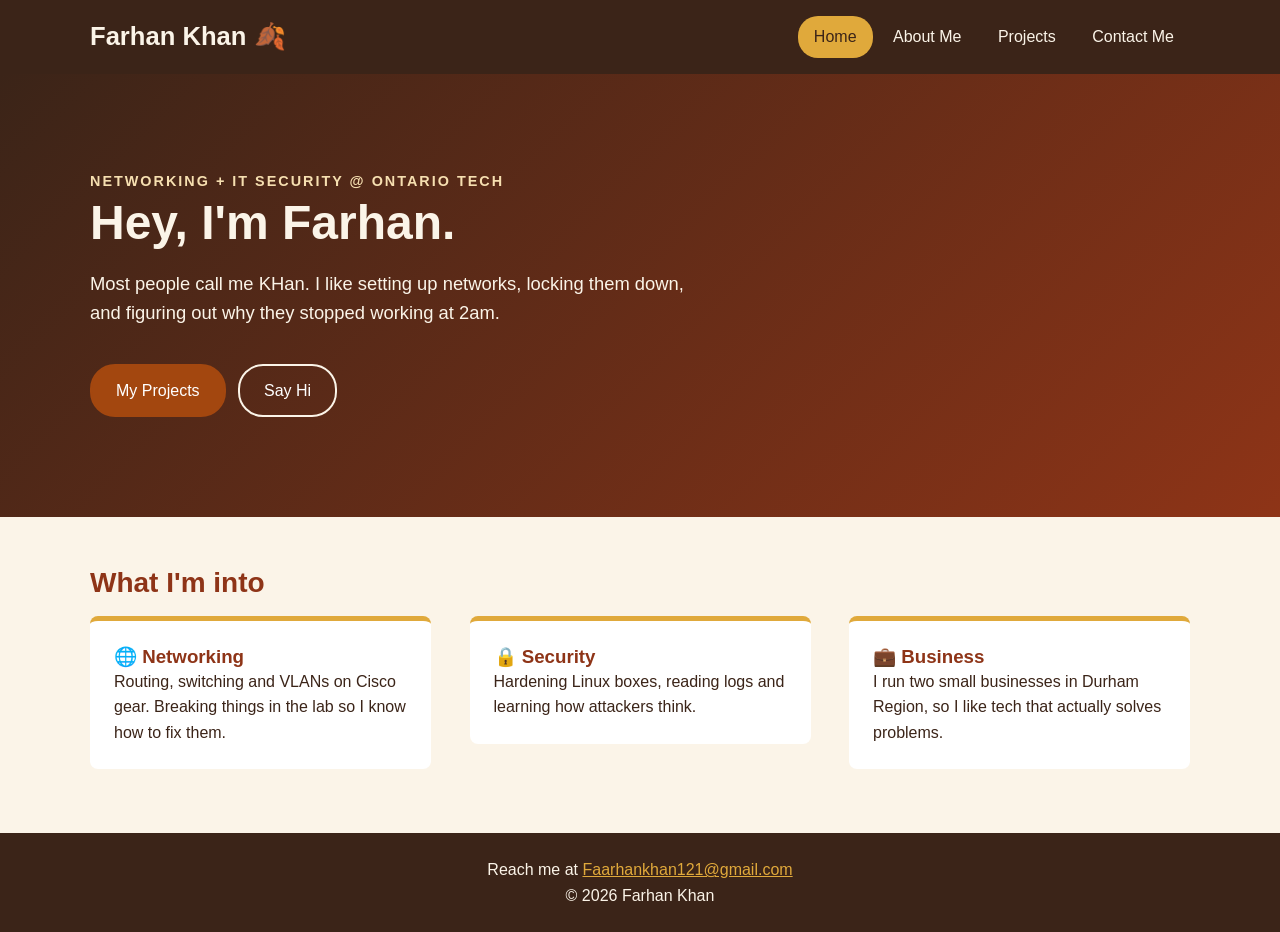
<file: index.html>
<!DOCTYPE html>
<html lang="en">
<head>
  <meta charset="UTF-8">
  <!-- makes the site fit on phones instead of zooming out -->
  <meta name="viewport" content="width=device-width, initial-scale=1.0">
  <title>Farhan Khan | Home</title>

  <!-- main styles that every screen uses -->
  <link rel="stylesheet" href="css/style.css">
  <!-- these only load at certain screen sizes -->
  <link rel="stylesheet" href="css/phone.css" media="screen and (max-width: 599px)">
  <link rel="stylesheet" href="css/tablet.css" media="screen and (min-width: 600px) and (max-width: 1023px)">
  <link rel="stylesheet" href="css/desktop.css" media="screen and (min-width: 1024px)">
</head>
<body>

  <!-- top bar with my name and the menu -->
  <header>
    <div class="container">
      <a href="index.html" class="logo">Farhan Khan 🍂</a>
      <nav>
        <ul class="menu">
          <li><a href="index.html" class="active">Home</a></li>
          <li><a href="about.html">About Me</a></li>
          <li><a href="projects.html">Projects</a></li>
          <li><a href="contact.html">Contact Me</a></li>
        </ul>
      </nav>
    </div>
  </header>

  <main>
    <!-- big intro box, the angled gradient is on this one -->
    <section class="intro">
      <div class="container">
        <p class="small-title">Networking + IT Security @ Ontario Tech</p>
        <h1>Hey, I'm Farhan.</h1>
        <p>Most people call me KHan. I like setting up networks, locking them down, and figuring out why they stopped working at 2am.</p>
        <a href="projects.html" class="button">My Projects</a>
        <a href="contact.html" class="button button-light">Say Hi</a>
      </div>
    </section>

    <!-- three boxes about what I do -->
    <section class="container cards">
      <h2>What I'm into</h2>

      <article class="card">
        <h3>🌐 Networking</h3>
        <p>Routing, switching and VLANs on Cisco gear. Breaking things in the lab so I know how to fix them.</p>
      </article>

      <article class="card">
        <h3>🔒 Security</h3>
        <p>Hardening Linux boxes, reading logs and learning how attackers think.</p>
      </article>

      <article class="card">
        <h3>💼 Business</h3>
        <p>I run two small businesses in Durham Region, so I like tech that actually solves problems.</p>
      </article>
    </section>
  </main>

  <!-- bottom of every page -->
  <footer>
    <div class="container">
      <p>Reach me at <a href="mailto:Faarhankhan121@gmail.com">Faarhankhan121@gmail.com</a></p>
      <p>&copy; 2026 Farhan Khan</p>
    </div>
  </footer>

</body>
</html>
</file>
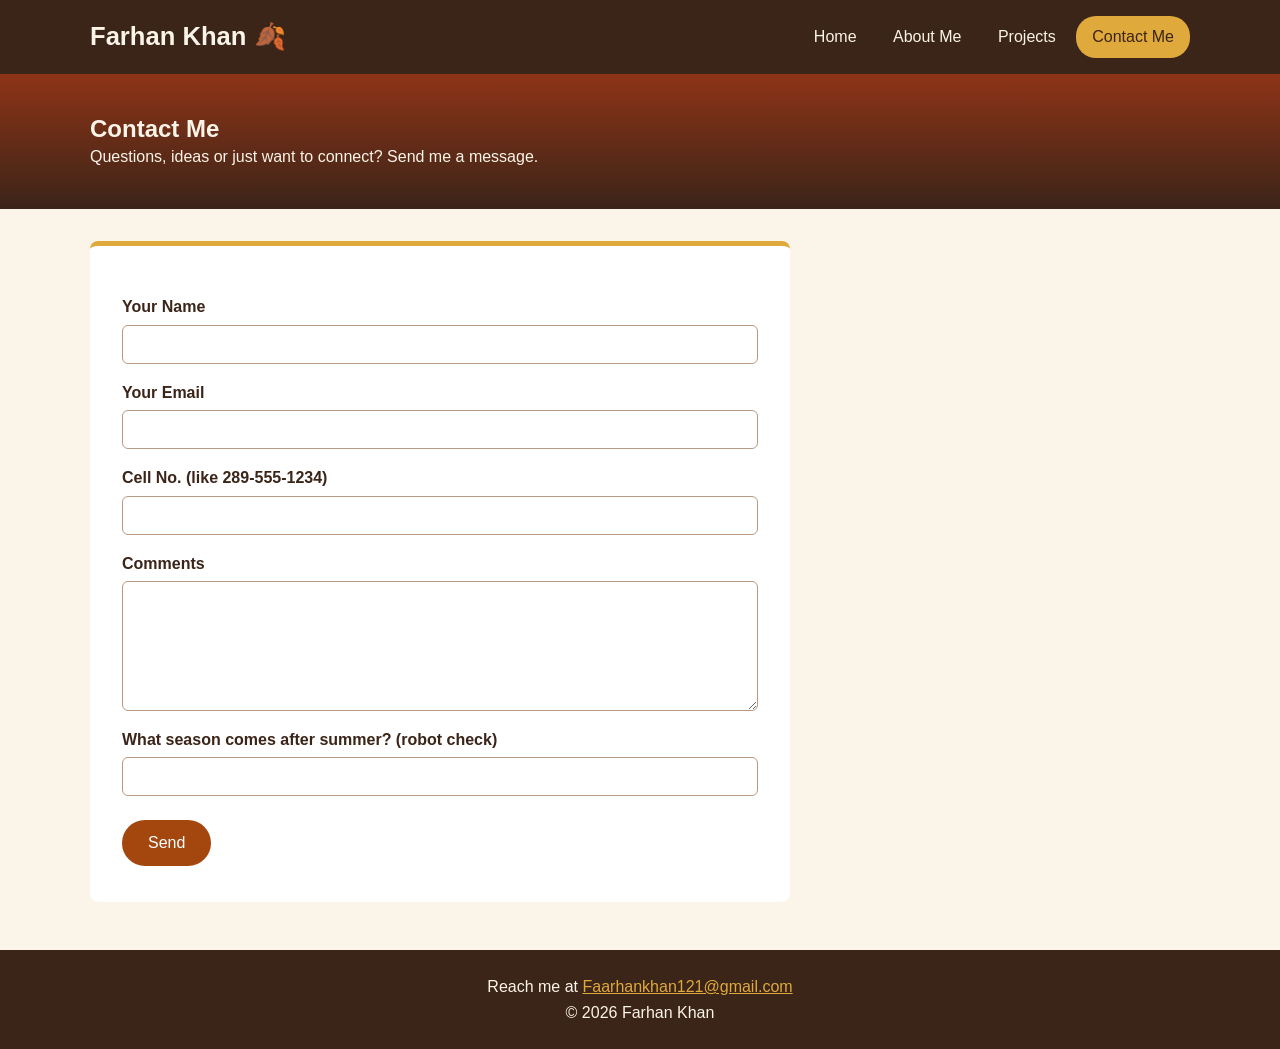
<file: contact.html>
<!DOCTYPE html>
<html lang="en">
<head>
  <meta charset="UTF-8">
  <meta name="viewport" content="width=device-width, initial-scale=1.0">
  <title>Farhan Khan | Contact Me</title>
  <link rel="stylesheet" href="css/style.css">
  <link rel="stylesheet" href="css/phone.css" media="screen and (max-width: 599px)">
  <link rel="stylesheet" href="css/tablet.css" media="screen and (min-width: 600px) and (max-width: 1023px)">
  <link rel="stylesheet" href="css/desktop.css" media="screen and (min-width: 1024px)">
</head>
<body>

  <header>
    <div class="container">
      <a href="index.html" class="logo">Farhan Khan 🍂</a>
      <nav>
        <ul class="menu">
          <li><a href="index.html">Home</a></li>
          <li><a href="about.html">About Me</a></li>
          <li><a href="projects.html">Projects</a></li>
          <li><a href="contact.html" class="active">Contact Me</a></li>
        </ul>
      </nav>
    </div>
  </header>

  <main>
    <section class="banner">
      <div class="container">
        <h1>Contact Me</h1>
        <p>Questions, ideas or just want to connect? Send me a message.</p>
      </div>
    </section>

    <section class="container">
<form action="https://formspree.io/f/mbgdgzpy" method="post" class="contact-form">
        <label for="name">Your Name</label>
        <input type="text" id="name" name="name" required minlength="2">

        <label for="email">Your Email</label>
        <input type="email" id="email" name="email" required>

        <label for="phone">Cell No. (like 289-555-1234)</label>
        <input type="tel" id="phone" name="phone" required
               pattern="[0-9]{3}-?[0-9]{3}-?[0-9]{4}"
               title="10 digit number, like 289-555-1234">

        <label for="message">Comments</label>
        <textarea id="message" name="message" rows="6" required minlength="10"></textarea>

        <label for="robot">What season comes after summer? (robot check)</label>
<input type="text" id="robot" name="robot" required pattern="[Ff]all|[Aa]utumn" title="Hint: leaves start falling">
        <button type="submit" class="button">Send</button>
      </form>
    </section>
  </main>

  <footer>
    <div class="container">
      <p>Reach me at <a href="mailto:Faarhankhan121@gmail.com">Faarhankhan121@gmail.com</a></p>
      <p>&copy; 2026 Farhan Khan</p>
    </div>
  </footer>

</body>
</html>
</file>
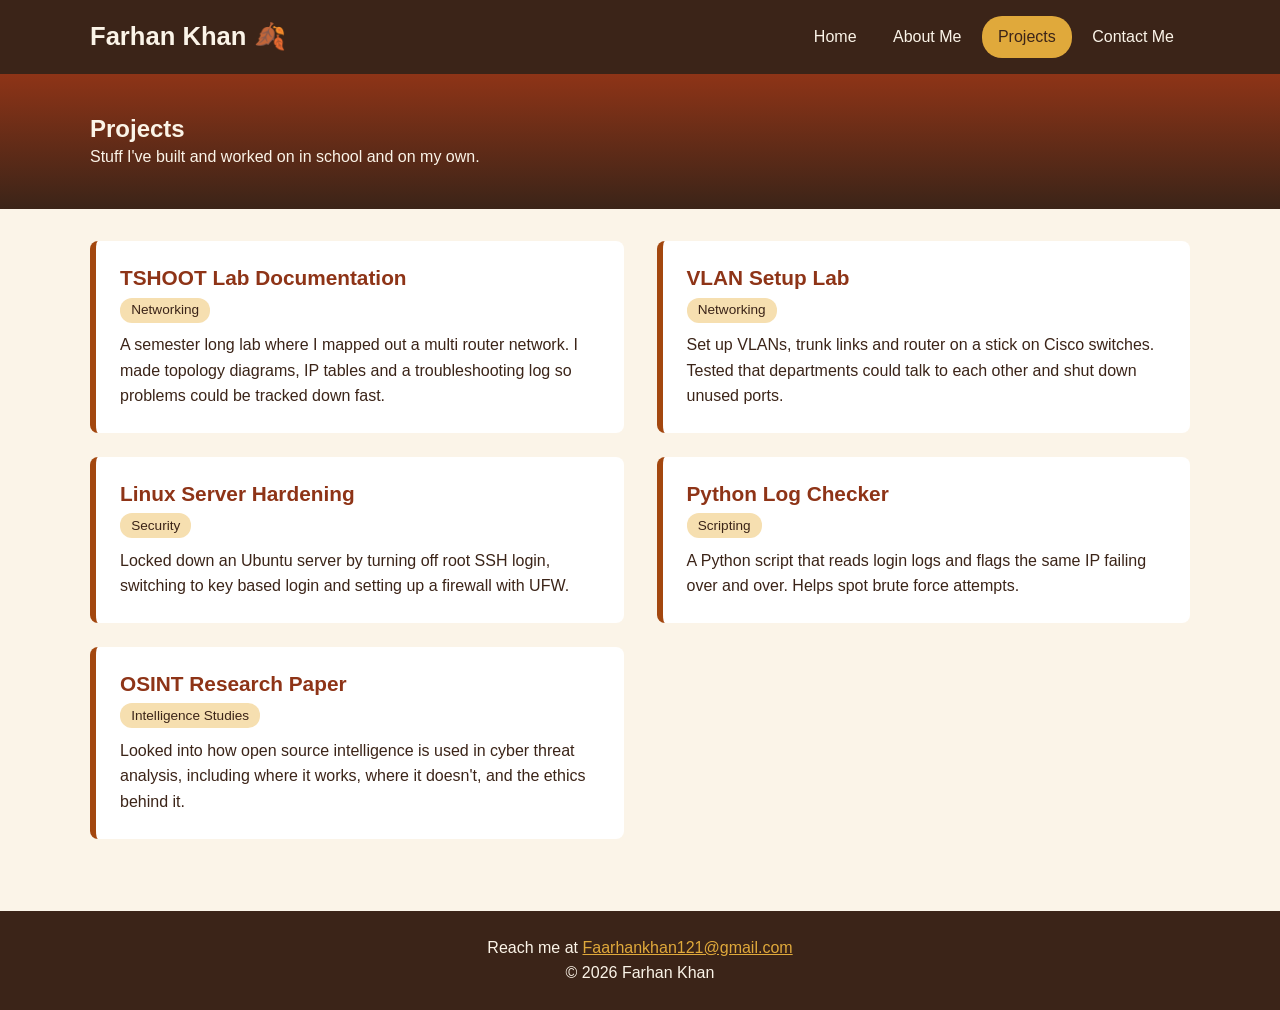
<file: projects.html>
<!DOCTYPE html>
<html lang="en">
<head>
  <meta charset="UTF-8">
  <meta name="viewport" content="width=device-width, initial-scale=1.0">
  <title>Farhan Khan | Projects</title>
  <link rel="stylesheet" href="css/style.css">
  <link rel="stylesheet" href="css/phone.css" media="screen and (max-width: 599px)">
  <link rel="stylesheet" href="css/tablet.css" media="screen and (min-width: 600px) and (max-width: 1023px)">
  <link rel="stylesheet" href="css/desktop.css" media="screen and (min-width: 1024px)">
</head>
<body>

  <header>
    <div class="container">
      <a href="index.html" class="logo">Farhan Khan 🍂</a>
      <nav>
        <ul class="menu">
          <li><a href="index.html">Home</a></li>
          <li><a href="about.html">About Me</a></li>
          <li><a href="projects.html" class="active">Projects</a></li>
          <li><a href="contact.html">Contact Me</a></li>
        </ul>
      </nav>
    </div>
  </header>

  <main>
    <section class="banner">
      <div class="container">
        <h1>Projects</h1>
        <p>Stuff I've built and worked on in school and on my own.</p>
      </div>
    </section>

    <section class="container projects">

      <article class="project">
        <h2>TSHOOT Lab Documentation</h2>
        <p class="tag">Networking</p>
        <p>A semester long lab where I mapped out a multi router network. I made topology diagrams, IP tables and a troubleshooting log so problems could be tracked down fast.</p>
      </article>

      <article class="project">
        <h2>VLAN Setup Lab</h2>
        <p class="tag">Networking</p>
        <p>Set up VLANs, trunk links and router on a stick on Cisco switches. Tested that departments could talk to each other and shut down unused ports.</p>
      </article>

      <article class="project">
        <h2>Linux Server Hardening</h2>
        <p class="tag">Security</p>
        <p>Locked down an Ubuntu server by turning off root SSH login, switching to key based login and setting up a firewall with UFW.</p>
      </article>

      <article class="project">
        <h2>Python Log Checker</h2>
        <p class="tag">Scripting</p>
        <p>A Python script that reads login logs and flags the same IP failing over and over. Helps spot brute force attempts.</p>
      </article>

      <article class="project">
        <h2>OSINT Research Paper</h2>
        <p class="tag">Intelligence Studies</p>
        <p>Looked into how open source intelligence is used in cyber threat analysis, including where it works, where it doesn't, and the ethics behind it.</p>
      </article>

    </section>
  </main>

  <footer>
    <div class="container">
      <p>Reach me at <a href="mailto:Faarhankhan121@gmail.com">Faarhankhan121@gmail.com</a></p>
      <p>&copy; 2026 Farhan Khan</p>
    </div>
  </footer>

</body>
</html>
</file>
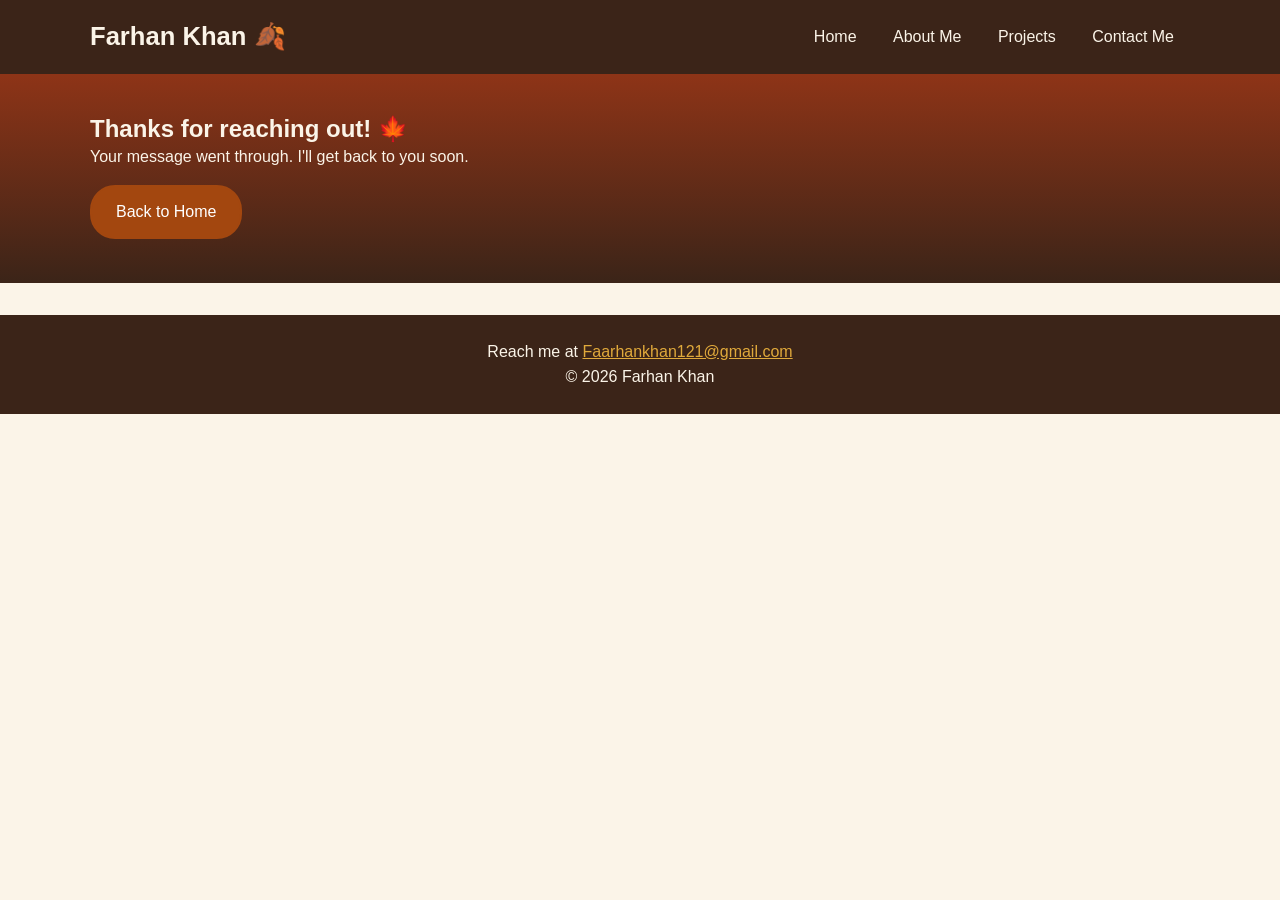
<file: thanks.html>
<!DOCTYPE html>
<html lang="en">
<head>
  <meta charset="UTF-8">
  <meta name="viewport" content="width=device-width, initial-scale=1.0">
  <title>Farhan Khan | Thanks</title>
  <link rel="stylesheet" href="css/style.css">
  <link rel="stylesheet" href="css/phone.css" media="screen and (max-width: 599px)">
  <link rel="stylesheet" href="css/tablet.css" media="screen and (min-width: 600px) and (max-width: 1023px)">
  <link rel="stylesheet" href="css/desktop.css" media="screen and (min-width: 1024px)">
</head>
<body>

  <header>
    <div class="container">
      <a href="index.html" class="logo">Farhan Khan 🍂</a>
      <nav>
        <ul class="menu">
          <li><a href="index.html">Home</a></li>
          <li><a href="about.html">About Me</a></li>
          <li><a href="projects.html">Projects</a></li>
          <li><a href="contact.html">Contact Me</a></li>
        </ul>
      </nav>
    </div>
  </header>

  <main>
    <section class="banner">
      <div class="container">
        <h1>Thanks for reaching out! 🍁</h1>
        <p>Your message went through. I'll get back to you soon.</p>
        <a href="index.html" class="button">Back to Home</a>
      </div>
    </section>
  </main>

  <footer>
    <div class="container">
      <p>Reach me at <a href="mailto:Faarhankhan121@gmail.com">Faarhankhan121@gmail.com</a></p>
      <p>&copy; 2026 Farhan Khan</p>
    </div>
  </footer>

</body>
</html>
</file>
<file: css/style.css>
* {
  margin: 0;
  padding: 0;
  box-sizing: border-box;
}

body {
  font-family: "Trebuchet MS", Verdana, sans-serif;
  background-color: #FBF4E8;
  color: #3B2418;
  line-height: 1.6;
}

img,
video {
  max-width: 100%;
  height: auto;
}

a {
  color: #A3470F;
}

h1,
h2,
h3 {
  color: #8E3417;
  line-height: 1.25;
}

.container {
  width: 90%;
  max-width: 1100px;
  margin: 0 auto;
}

header {
  background-color: #3B2418;
  padding: 1rem 0;
}

header .container::after {
  content: "";
  display: table;
  clear: both;
}

.logo {
  color: #FBF4E8;
  font-size: 1.6rem;
  font-weight: bold;
  text-decoration: none;
}

.menu {
  list-style: none;
}

.menu li {
  display: inline-block;
}

.menu a {
  display: block;
  color: #FBF4E8;
  text-decoration: none;
  padding: 0.5rem 0.75rem;
  border-radius: 20px;
}

.menu a:hover {
  background-color: #5A3826;
}

.menu a.active {
  background-color: #E0A93B;
  color: #3B2418;
}

/* angled gradient */
.intro {
  background-image: linear-gradient(135deg, #3B2418, #8E3417);
  color: #FBF4E8;
  padding: 4rem 0;
}

.intro h1 {
  color: #FBF4E8;
  font-size: 2.5rem;
}

.intro p {
  max-width: 600px;
  margin: 1rem 0 2rem;
  font-size: 1.15rem;
}

.intro .small-title {
  color: #F6DFB0;
  text-transform: uppercase;
  letter-spacing: 2px;
  font-weight: bold;
  font-size: 0.9rem;
  margin: 0;
}

.button {
  display: inline-block;
  background-color: #A3470F;
  color: #FFFFFF;
  text-decoration: none;
  font-size: 1rem;
  font-family: inherit;
  padding: 0.75rem 1.5rem;
  border: 2px solid #A3470F;
  border-radius: 25px;
  cursor: pointer;
  margin: 0.25rem 0.5rem 0.25rem 0;
}

.button:hover {
  background-color: #3B2418;
  border-color: #E0A93B;
}

.button-light {
  background-color: transparent;
  border-color: #FBF4E8;
}

/* plain gradient, top to bottom */
.banner {
  background-image: linear-gradient(#8E3417, #3B2418);
  color: #FBF4E8;
  padding: 2.5rem 0;
  margin-bottom: 2rem;
}

.banner h1 {
  color: #FBF4E8;
}

.banner .button {
  margin-top: 1rem;
}

.cards {
  padding: 3rem 0;
}

.cards h2 {
  margin-bottom: 1rem;
}

.card {
  display: inline-block;
  vertical-align: top;
  background-color: #FFFFFF;
  border-top: 5px solid #E0A93B;
  border-radius: 8px;
  padding: 1.5rem;
  margin-bottom: 1rem;
}

.about::after {
  content: "";
  display: table;
  clear: both;
}

.about h2 {
  margin-bottom: 0.75rem;
}

.about p {
  margin-bottom: 1rem;
}

.my-photo {
  border-radius: 50%;
  border: 6px solid #E0A93B;
}

.video-box {
  padding: 2rem 0 3rem;
}

.video-box h2 {
  margin-bottom: 1rem;
}

.video-box video {
  display: block;
  width: 100%;
  max-width: 800px;
  background-color: #000000;
}

.projects {
  padding-bottom: 3rem;
}

.project {
  display: inline-block;
  vertical-align: top;
  background-color: #FFFFFF;
  border-left: 6px solid #A3470F;
  border-radius: 8px;
  padding: 1.5rem;
  margin-bottom: 1.5rem;
}

.project h2 {
  font-size: 1.3rem;
}

.tag {
  display: inline-block;
  font-size: 0.85rem;
  background-color: #F6DFB0;
  color: #3B2418;
  padding: 0.1rem 0.7rem;
  border-radius: 12px;
  margin: 0.4rem 0 0.6rem;
}

.contact-form {
  background-color: #FFFFFF;
  border-top: 5px solid #E0A93B;
  padding: 2rem;
  border-radius: 8px;
  margin-bottom: 3rem;
}

.contact-form label {
  display: block;
  font-weight: bold;
  margin: 1rem 0 0.3rem;
}

.contact-form input,
.contact-form textarea {
  display: block;
  width: 100%;
  padding: 0.6rem;
  font-size: 1rem;
  font-family: inherit;
  border: 1px solid #B89A82;
  border-radius: 6px;
}

.contact-form input:focus,
.contact-form textarea:focus {
  outline: 3px solid #E0A93B;
  border-color: #A3470F;
}

.contact-form input:focus:invalid,
.contact-form textarea:focus:invalid {
  border: 2px solid #B3261E;
}

.contact-form .button {
  margin-top: 1.5rem;
}

footer {
  background-color: #3B2418;
  color: #FBF4E8;
  text-align: center;
  padding: 1.5rem 0;
}

footer a {
  color: #E0A93B;
}
</file>
<file: css/phone.css>
.logo {
  display: block;
  text-align: center;
  margin-bottom: 0.5rem;
}

nav {
  text-align: center;
}

.menu a {
  padding: 0.4rem 0.5rem;
  font-size: 0.95rem;
}

.intro {
  padding: 2.5rem 0;
  text-align: center;
}

.intro h1 {
  font-size: 1.9rem;
}

.intro p {
  margin: 1rem auto 2rem;
}

.intro .button {
  display: block;
  margin: 0.5rem 0;
}

.card,
.project {
  display: block;
  width: 100%;
}

.my-photo {
  display: block;
  width: 70%;
  margin: 0 auto 1.5rem;
}

.contact-form {
  padding: 1.25rem;
}

.contact-form .button {
  width: 100%;
}
</file>
<file: css/tablet.css>
.logo {
  float: left;
  line-height: 2.5rem;
}

nav {
  float: right;
}

.intro h1 {
  font-size: 2.2rem;
}

.cards,
.projects {
  font-size: 0;
}

.cards h2 {
  font-size: 1.6rem;
}

.card,
.project {
  font-size: 1rem;
  width: 48%;
  margin-right: 4%;
}

.card:nth-of-type(2n),
.project:nth-of-type(2n) {
  margin-right: 0;
}

.my-photo {
  float: left;
  width: 40%;
  margin: 0 1.5rem 1rem 0;
}

.contact-form {
  width: 85%;
}
</file>
<file: css/desktop.css>
.logo {
  float: left;
  line-height: 2.5rem;
}

nav {
  float: right;
}

.menu a {
  padding: 0.5rem 1rem;
}

.intro {
  padding: 6rem 0;
}

.intro h1 {
  font-size: 3rem;
}

.cards,
.projects {
  font-size: 0;
}

.cards h2 {
  font-size: 1.75rem;
}

.card,
.project {
  font-size: 1rem;
}

.card {
  width: 31%;
  margin-right: 3.5%;
}

.card:nth-of-type(3n) {
  margin-right: 0;
}

.project {
  width: 48.5%;
  margin-right: 3%;
}

.project:nth-of-type(2n) {
  margin-right: 0;
}

.my-photo {
  float: left;
  width: 300px;
  margin: 0 2rem 1rem 0;
}

.contact-form {
  width: 65%;
  max-width: 700px;
}
</file>
